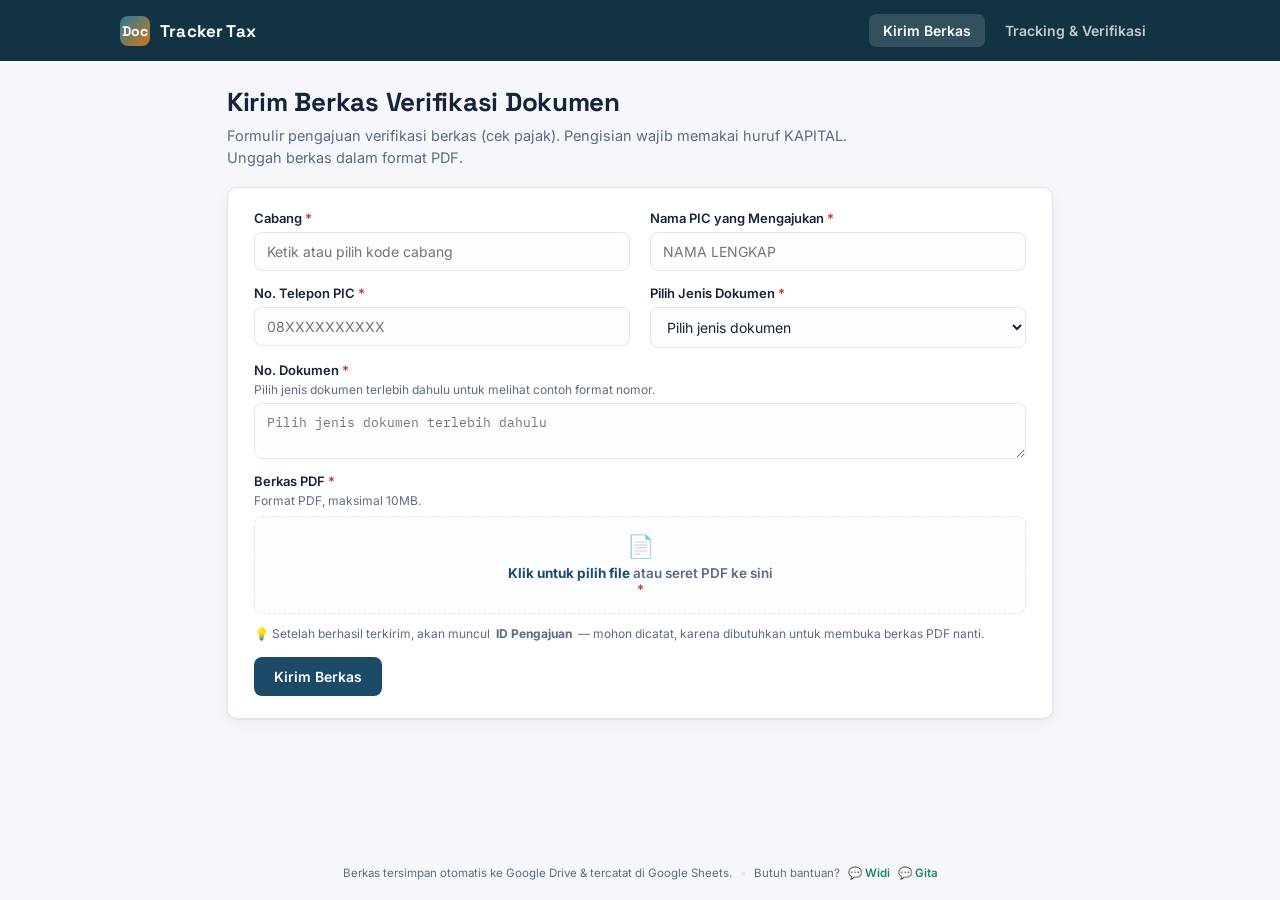
<file: index.html>
<!DOCTYPE html>
<html lang="id">
<head>
<meta charset="UTF-8">
<meta name="viewport" content="width=device-width, initial-scale=1.0">
<title>Kirim Berkas — Doc Tracker Tax</title>
<link rel="stylesheet" href="assets/style.css">
</head>
<body class="compact-form">

<div class="topbar">
  <div class="topbar-inner">
    <div class="brand"><span class="brand-mark">Doc</span> Tracker Tax</div>
    <nav class="nav-tabs">
      <a href="index.html" class="active">Kirim Berkas</a>
      <a href="tracking.html">Tracking &amp; Verifikasi</a>
    </nav>
  </div>
</div>

<div class="wrap">
  <div class="page-head">
    <h1>Kirim Berkas Verifikasi Dokumen</h1>
    <p>Formulir pengajuan verifikasi berkas (cek pajak). Pengisian wajib memakai huruf KAPITAL. Unggah berkas dalam format PDF.</p>
  </div>

  <div class="card">
    <form id="submitForm">
      <div class="form-grid">

        <div class="field required">
          <label for="cabang">Cabang</label>
          <input type="text" id="cabang" list="cabangDatalist" placeholder="Ketik atau pilih kode cabang" autocomplete="off" required>
          <datalist id="cabangDatalist"></datalist>
        </div>

        <div class="field required">
          <label for="namaPic">Nama PIC yang Mengajukan</label>
          <input type="text" id="namaPic" placeholder="NAMA LENGKAP" required>
        </div>

        <div class="field required">
          <label for="noTelpon">No. Telepon PIC</label>
          <input type="tel" id="noTelpon" placeholder="08XXXXXXXXXX" required>
        </div>

        <div class="field required">
          <label for="jenisDokumen">Pilih Jenis Dokumen</label>
          <select id="jenisDokumen" required>
            <option value="" disabled selected>Pilih jenis dokumen</option>
            <option value="NC - Aktual">NC - Aktual</option>
            <option value="Non NC - Aktual (PO, KPB, DN, Dokumen Lainnya)">Non NC - Aktual (PO, KPB, DN, Dokumen Lainnya)</option>
            <option value="LPJ">LPJ</option>
          </select>
        </div>

        <div class="field full required">
          <label for="noDokumen">No. Dokumen</label>
          <div class="hint" id="noDokumenHint">Pilih jenis dokumen terlebih dahulu untuk melihat contoh format nomor.</div>
          <textarea id="noDokumen" rows="2" placeholder="Pilih jenis dokumen terlebih dahulu" required></textarea>
        </div>

        <div class="field full required">
          <label>Berkas PDF</label>
          <div class="hint" style="margin-bottom:2px;">Format PDF, maksimal 10MB.</div>
          <label class="dropzone" id="dropzone">
            <input type="file" id="fileInput" accept="application/pdf">
            <div class="dz-icon">📄</div>
            <div class="dz-text" id="dzText"><strong>Klik untuk pilih file</strong> atau seret PDF ke sini</div>
          </label>
        </div>

      </div>

      <div style="font-size:12px; color:var(--ink-soft); margin-top:12px; display:flex; align-items:center; gap:6px;">
        💡 Setelah berhasil terkirim, akan muncul <strong>ID Pengajuan</strong> — mohon dicatat, karena dibutuhkan untuk membuka berkas PDF nanti.
      </div>

      <div class="form-actions">
        <button type="submit" class="btn btn-primary" id="submitBtn">Kirim Berkas</button>
        <span class="status-msg" id="statusMsg"></span>
      </div>

      <div id="submitResultBox" style="display:none;"></div>
    </form>
  </div>

  <div class="foot-bar">
    <span>Berkas tersimpan otomatis ke Google Drive &amp; tercatat di Google Sheets.</span>
    <span class="foot-bar-sep">•</span>
    <span>Butuh bantuan?</span>
    <a href="https://wa.me/6285709631983" target="_blank" class="foot-bar-link">💬 Widi</a>
    <a href="https://wa.me/628996423769" target="_blank" class="foot-bar-link">💬 Gita</a>
  </div>
</div>

<script src="assets/branch-config.js"></script>
<script src="assets/config.js"></script>
<script src="assets/app.js"></script>
</body>
</html>
</file>
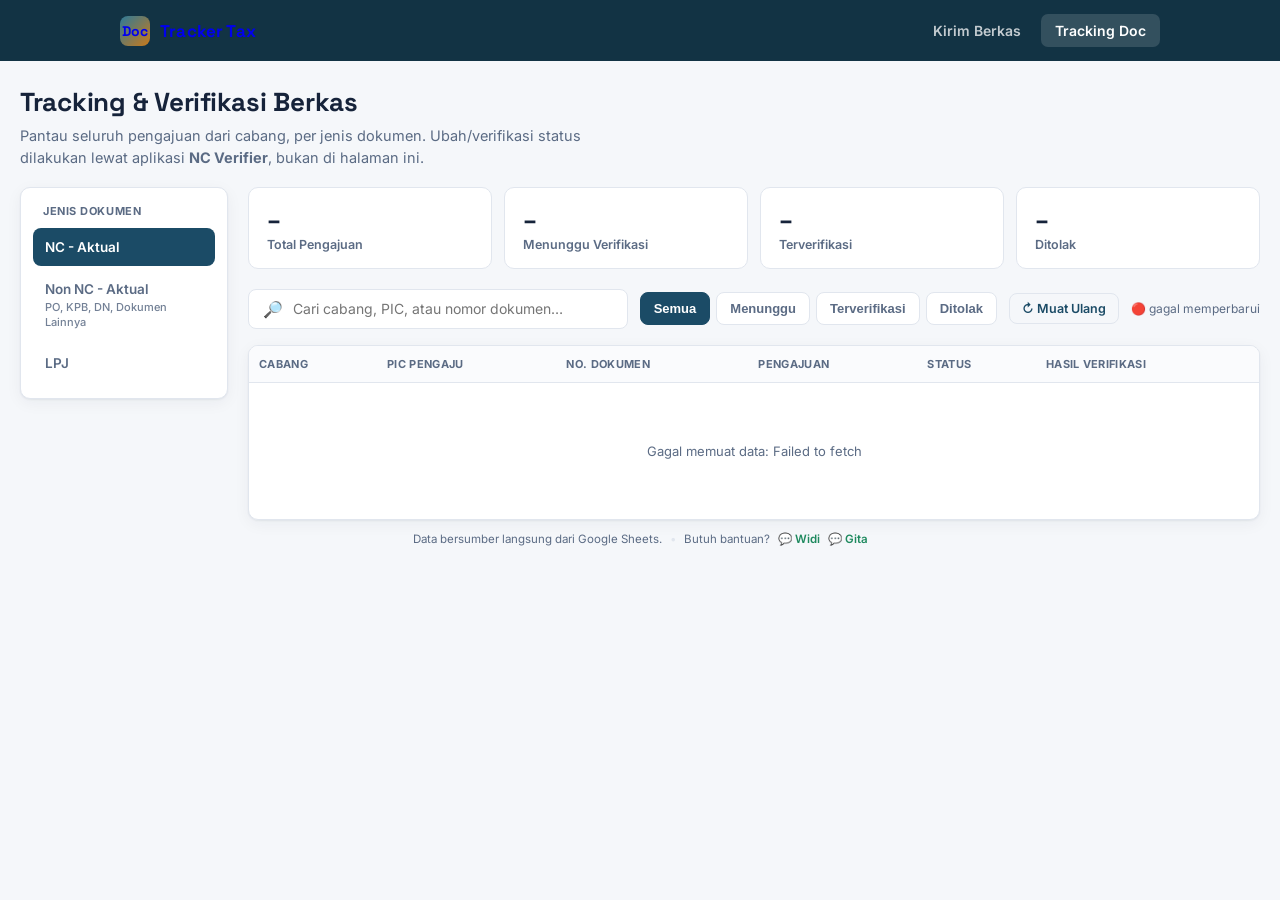
<file: tracking.html>
<!DOCTYPE html>
<html lang="id">
<head>
<meta charset="UTF-8">
<meta name="viewport" content="width=device-width, initial-scale=1.0">
<title>Tracking &amp; Verifikasi — Doc Tracker Tax</title>
<link rel="stylesheet" href="assets/style.css">
</head>
<body>

<div class="topbar">
  <div class="topbar-inner">
    <a href="index.html" class="brand" style="text-decoration:none;"><span class="brand-mark">Doc</span> Tracker Tax</a>
    <nav class="nav-tabs">
      <a href="kirim.html">Kirim Berkas</a>
      <a href="tracking.html" class="active">Tracking Doc</a>
    </nav>
  </div>
</div>

<div class="wrap wrap-wide">
  <div class="page-head">
    <h1>Tracking &amp; Verifikasi Berkas</h1>
    <p>Pantau seluruh pengajuan dari cabang, per jenis dokumen. Ubah/verifikasi status dilakukan lewat aplikasi <strong>NC Verifier</strong>, bukan di halaman ini.</p>
  </div>

  <div id="unknownJenisWarning"></div>

  <div class="dash-wrap">
    <aside class="dash-sidebar" id="dashSidebar">
      <div class="dash-sidebar-title">Jenis Dokumen</div>
      <button class="dash-menu-item active" data-jenis="NC - Aktual">NC - Aktual</button>
      <button class="dash-menu-item" data-jenis="Non NC - Aktual (PO, KPB, DN, Dokumen Lainnya)">Non NC - Aktual<span class="sub-label">PO, KPB, DN, Dokumen Lainnya</span></button>
      <button class="dash-menu-item" data-jenis="LPJ">LPJ</button>
    </aside>

    <div class="dash-content">
      <div class="stat-row" id="statRow">
        <div class="stat-card"><div class="num" id="statTotal">–</div><div class="label">Total Pengajuan</div></div>
        <div class="stat-card"><div class="num" id="statPending">–</div><div class="label">Menunggu Verifikasi</div></div>
        <div class="stat-card"><div class="num" id="statVerified">–</div><div class="label">Terverifikasi</div></div>
        <div class="stat-card"><div class="num" id="statRejected">–</div><div class="label">Ditolak</div></div>
      </div>

      <div class="toolbar">
        <div class="search-box">
          <span>🔎</span>
          <input type="text" id="searchInput" placeholder="Cari cabang, PIC, atau nomor dokumen…">
        </div>
        <div class="filter-tabs" id="filterTabs">
          <button data-filter="all" class="active">Semua</button>
          <button data-filter="Menunggu Verifikasi">Menunggu</button>
          <button data-filter="Terverifikasi">Terverifikasi</button>
          <button data-filter="Ditolak">Ditolak</button>
        </div>
        <button class="btn btn-ghost btn-sm" id="refreshBtn">↻ Muat Ulang</button>
        <span id="lastUpdated" style="font-size:12px; color:var(--ink-soft); white-space:nowrap;"></span>
      </div>

      <div class="table-wrap">
        <table>
          <thead>
            <tr>
              <th>Cabang</th>
              <th>PIC Pengaju</th>
              <th>No. Dokumen</th>
              <th>Pengajuan</th>
              <th>Status</th>
              <th>Hasil Verifikasi</th>
            </tr>
          </thead>
          <tbody id="tableBody">
            <tr><td colspan="6" class="empty-state">Memuat data…</td></tr>
          </tbody>
        </table>
      </div>
    </div>
  </div>

  <div class="foot-bar">
    <span>Data bersumber langsung dari Google Sheets.</span>
    <span class="foot-bar-sep">•</span>
    <span>Butuh bantuan?</span>
    <a href="https://wa.me/6285709631983" target="_blank" class="foot-bar-link">💬 Widi</a>
    <a href="https://wa.me/628996423769" target="_blank" class="foot-bar-link">💬 Gita</a>
  </div>
</div>

<script src="assets/branch-config.js"></script>
<script src="assets/config.js"></script>
<script src="assets/tracking.js"></script>
</body>
</html>
</file>
<file: assets/style.css>
@import url('https://fonts.googleapis.com/css2?family=Space+Grotesk:wght@500;600;700&family=Inter:wght@400;500;600;700&family=IBM+Plex+Mono:wght@500;600&display=swap');

:root {
  --bg: #F5F7FA;
  --surface: #FFFFFF;
  --ink: #16233A;
  --ink-soft: #5B6B84;
  --border: #E1E6EE;
  --primary: #1B4B66;
  --primary-dark: #123344;
  --primary-soft: #E7F0F4;
  --accent: #C97A1A;
  --accent-soft: #FBEEDD;
  --success: #1F8A5F;
  --success-soft: #E4F5EC;
  --danger: #C0392B;
  --danger-soft: #FBEAE8;
  --radius: 10px;
  --shadow: 0 1px 2px rgba(22, 35, 58, 0.06), 0 4px 16px rgba(22, 35, 58, 0.05);
}

* { box-sizing: border-box; }

body {
  margin: 0;
  background: var(--bg);
  color: var(--ink);
  font-family: 'Inter', system-ui, sans-serif;
  -webkit-font-smoothing: antialiased;
}

.wrap {
  max-width: 1080px;
  margin: 0 auto;
  padding: 0 20px 64px;
}
.wrap.wrap-wide { max-width: 1280px; }

/* ---------- Dashboard sidebar (Tracking & Verifikasi) ---------- */
.dash-wrap {
  display: flex;
  gap: 20px;
  align-items: flex-start;
}
.dash-sidebar {
  width: 208px;
  flex-shrink: 0;
  background: var(--surface);
  border: 1px solid var(--border);
  border-radius: var(--radius);
  box-shadow: var(--shadow);
  padding: 12px;
  position: sticky;
  top: 16px;
}
.dash-sidebar-title {
  font-size: 11px;
  text-transform: uppercase;
  letter-spacing: 0.05em;
  font-weight: 700;
  color: var(--ink-soft);
  padding: 4px 10px 10px;
}
.dash-menu-item {
  display: block;
  width: 100%;
  text-align: left;
  background: none;
  border: none;
  border-radius: 8px;
  padding: 10px 12px;
  font-family: inherit;
  font-size: 13.5px;
  font-weight: 600;
  color: var(--ink-soft);
  cursor: pointer;
  margin-bottom: 4px;
  line-height: 1.35;
}
.dash-menu-item:hover { background: var(--primary-soft); color: var(--primary-dark); }
.dash-menu-item.active { background: var(--primary); color: #fff; }
.dash-menu-item .sub-label {
  display: block;
  font-size: 11px;
  font-weight: 500;
  opacity: 0.85;
  margin-top: 2px;
}
.dash-content { flex: 1; min-width: 0; }

@media (max-width: 800px) {
  .dash-wrap { flex-direction: column; }
  .dash-sidebar {
    width: 100%;
    position: static;
    display: flex;
    gap: 8px;
    overflow-x: auto;
    padding: 10px;
  }
  .dash-sidebar-title { display: none; }
  .dash-menu-item { flex: 1 0 auto; margin-bottom: 0; text-align: center; white-space: nowrap; }
}

/* ---------- Topbar ---------- */
.topbar {
  background: var(--primary-dark);
  color: #fff;
}
.topbar-inner {
  max-width: 1080px;
  margin: 0 auto;
  padding: 14px 20px;
  display: flex;
  align-items: center;
  justify-content: space-between;
  gap: 16px;
  flex-wrap: wrap;
}
.brand {
  display: flex;
  align-items: center;
  gap: 10px;
  font-family: 'Space Grotesk', sans-serif;
  font-weight: 700;
  font-size: 17px;
  letter-spacing: 0.01em;
}
.brand-mark {
  width: 30px; height: 30px;
  border-radius: 8px;
  background: linear-gradient(135deg, #2D7A99, var(--accent));
  display: flex; align-items: center; justify-content: center;
  font-size: 14px; font-weight: 700;
  flex-shrink: 0;
}
.nav-tabs { display: flex; gap: 6px; }
.nav-tabs a {
  color: rgba(255,255,255,0.75);
  text-decoration: none;
  font-size: 14px;
  font-weight: 600;
  padding: 8px 14px;
  border-radius: 7px;
  transition: background 0.15s, color 0.15s;
}
.nav-tabs a:hover { color: #fff; background: rgba(255,255,255,0.08); }
.nav-tabs a.active { color: #fff; background: rgba(255,255,255,0.14); }

/* ---------- Page header ---------- */
.page-head {
  padding: 24px 0 18px;
}
.page-head h1 {
  font-family: 'Space Grotesk', sans-serif;
  font-size: 26px;
  margin: 0 0 6px;
  letter-spacing: -0.01em;
}
.page-head p {
  color: var(--ink-soft);
  margin: 0;
  font-size: 14.5px;
  max-width: 620px;
  line-height: 1.5;
}

/* ---------- Card ---------- */
.card {
  background: var(--surface);
  border: 1px solid var(--border);
  border-radius: var(--radius);
  box-shadow: var(--shadow);
  padding: 28px;
}

/* ---------- Portal landing (Akses ADH / Akses Tax) ---------- */
.portal-cards {
  display: grid;
  grid-template-columns: 1fr 1fr;
  gap: 18px;
  margin-top: 12px;
}
.portal-card {
  display: block;
  background: var(--surface);
  border: 1px solid var(--border);
  border-radius: var(--radius);
  box-shadow: var(--shadow);
  padding: 26px 22px;
  text-decoration: none;
  color: inherit;
  transition: transform 0.15s, box-shadow 0.15s, border-color 0.15s;
}
.portal-card:hover {
  transform: translateY(-2px);
  border-color: var(--primary);
  box-shadow: 0 4px 20px rgba(22, 35, 58, 0.1);
}
.portal-ic { font-size: 30px; margin-bottom: 10px; }
.portal-title {
  font-family: 'Space Grotesk', sans-serif;
  font-size: 18px;
  font-weight: 700;
  color: var(--ink);
  margin-bottom: 6px;
}
.portal-desc {
  font-size: 13px;
  color: var(--ink-soft);
  line-height: 1.55;
  min-height: 58px;
}
.portal-cta {
  margin-top: 14px;
  font-size: 13px;
  font-weight: 700;
  color: var(--primary);
}
@media (max-width: 620px) {
  .portal-cards { grid-template-columns: 1fr; }
}

/* ---------- Form ---------- */
.form-grid {
  display: grid;
  grid-template-columns: 1fr 1fr;
  gap: 18px 20px;
}
.field { display: flex; flex-direction: column; gap: 6px; }
.field.full { grid-column: 1 / -1; }
.field label {
  font-size: 13px;
  font-weight: 600;
  color: var(--ink);
}
.field .hint {
  font-size: 12px;
  color: var(--ink-soft);
  margin-top: -2px;
}
.field input[type=text],
.field input[type=tel],
.field select,
.field textarea {
  border: 1px solid var(--border);
  border-radius: 8px;
  padding: 10px 12px;
  font-size: 14px;
  font-family: inherit;
  color: var(--ink);
  background: #FCFDFE;
  transition: border-color 0.15s, box-shadow 0.15s;
}
.field textarea { resize: vertical; min-height: 76px; font-family: 'IBM Plex Mono', monospace; font-size: 13px; }
.field input:focus, .field select:focus, .field textarea:focus {
  outline: none;
  border-color: var(--primary);
  box-shadow: 0 0 0 3px var(--primary-soft);
}
.field.required label::after { content: ' *'; color: var(--danger); }

/* file dropzone */
.dropzone {
  border: 1.5px dashed var(--border);
  border-radius: 8px;
  padding: 22px;
  text-align: center;
  cursor: pointer;
  background: #FCFDFE;
  transition: border-color 0.15s, background 0.15s;
}
.dropzone:hover, .dropzone.drag { border-color: var(--primary); background: var(--primary-soft); }
.dropzone input[type=file] { display: none; }
.dropzone .dz-icon { font-size: 22px; margin-bottom: 6px; }
.dropzone .dz-text { font-size: 13.5px; color: var(--ink-soft); }
.dropzone .dz-text strong { color: var(--primary); }
.dropzone .dz-file { font-size: 13.5px; font-weight: 600; color: var(--success); }

.btn {
  border: none;
  border-radius: 8px;
  font-family: inherit;
  font-weight: 600;
  font-size: 14px;
  padding: 11px 20px;
  cursor: pointer;
  transition: transform 0.08s, opacity 0.15s, background 0.15s;
  display: inline-flex;
  align-items: center;
  gap: 8px;
}
.btn:active { transform: scale(0.98); }
.btn-primary { background: var(--primary); color: #fff; }
.btn-primary:hover { background: var(--primary-dark); }
.btn-primary:disabled { opacity: 0.55; cursor: not-allowed; }
.btn-ghost { background: transparent; color: var(--primary); border: 1px solid var(--border); }
.btn-ghost:hover { background: var(--primary-soft); }
.btn-sm { padding: 7px 12px; font-size: 12.5px; }

.form-actions { margin-top: 22px; display: flex; align-items: center; gap: 14px; }

.status-msg { font-size: 13.5px; font-weight: 600; }
.status-msg.ok { color: var(--success); }
.status-msg.err { color: var(--danger); }

/* ---------- Branch badge ---------- */
.badge-cabang {
  display: inline-flex;
  align-items: center;
  justify-content: center;
  min-width: 38px;
  padding: 3px 6px;
  border-radius: 6px;
  background: var(--primary-soft);
  color: var(--primary-dark);
  font-family: 'IBM Plex Mono', monospace;
  font-weight: 600;
  font-size: 12.5px;
  letter-spacing: 0.04em;
  border: 1px solid #CFE0E7;
}

/* ---------- Status pill ---------- */
.pill {
  display: inline-flex;
  align-items: center;
  gap: 6px;
  padding: 4px 10px;
  border-radius: 999px;
  font-size: 12px;
  font-weight: 600;
  white-space: nowrap;
}
.pill::before { content: ''; width: 6px; height: 6px; border-radius: 50%; }
.pill.pending { background: var(--accent-soft); color: var(--accent); }
.pill.pending::before { background: var(--accent); }
.pill.verified { background: var(--success-soft); color: var(--success); }
.pill.verified::before { background: var(--success); }
.pill.rejected { background: var(--danger-soft); color: var(--danger); }
.pill.rejected::before { background: var(--danger); }

/* ---------- Toolbar (tracking page) ---------- */
.toolbar {
  display: flex;
  gap: 12px;
  flex-wrap: wrap;
  align-items: center;
  justify-content: space-between;
  margin-bottom: 16px;
}
.search-box {
  flex: 1;
  min-width: 220px;
  display: flex;
  align-items: center;
  gap: 8px;
  background: var(--surface);
  border: 1px solid var(--border);
  border-radius: 8px;
  padding: 9px 14px;
}
.search-box input {
  border: none; outline: none; font-size: 14px; width: 100%; font-family: inherit; background: transparent;
}
.filter-tabs { display: flex; gap: 6px; }
.filter-tabs button {
  border: 1px solid var(--border);
  background: var(--surface);
  color: var(--ink-soft);
  font-size: 13px;
  font-weight: 600;
  padding: 8px 13px;
  border-radius: 8px;
  cursor: pointer;
}
.filter-tabs button.active { background: var(--primary); border-color: var(--primary); color: #fff; }

.stat-row {
  display: grid;
  grid-template-columns: repeat(4, 1fr);
  gap: 12px;
  margin-bottom: 20px;
}
.stat-card {
  background: var(--surface);
  border: 1px solid var(--border);
  border-radius: var(--radius);
  padding: 16px 18px;
}
.stat-card .num { font-family: 'Space Grotesk', sans-serif; font-size: 24px; font-weight: 700; }
.stat-card .label { font-size: 12.5px; color: var(--ink-soft); font-weight: 600; margin-top: 2px; }

/* ---------- Table ---------- */
.table-wrap {
  background: var(--surface);
  border: 1px solid var(--border);
  border-radius: var(--radius);
  overflow: hidden;
  box-shadow: var(--shadow);
}
table { width: 100%; border-collapse: collapse; font-size: 13px; table-layout: auto; }
thead th {
  text-align: left;
  font-size: 11px;
  text-transform: uppercase;
  letter-spacing: 0.03em;
  color: var(--ink-soft);
  padding: 11px 10px;
  background: #FAFBFD;
  border-bottom: 1px solid var(--border);
  white-space: nowrap;
}
tbody td {
  padding: 12px 10px;
  border-bottom: 1px solid var(--border);
  vertical-align: middle;
  overflow: hidden;
}
tbody tr:last-child td { border-bottom: none; }
tbody tr:hover { background: #FAFBFD; }
.cell-pic { display: flex; flex-direction: column; gap: 2px; }
.cell-pic .name { font-weight: 600; }
.name-truncate {
  display: block;
  max-width: 100%;
  overflow: hidden;
  text-overflow: ellipsis;
  white-space: nowrap;
}
.cell-pic .phone { font-size: 12px; color: var(--ink-soft); }
.cell-nc { font-family: 'IBM Plex Mono', monospace; font-size: 12px; white-space: nowrap; overflow: hidden; text-overflow: ellipsis; max-width: 130px; color: var(--ink-soft); }
.cell-id { font-family: 'IBM Plex Mono', monospace; font-size: 11.5px; color: var(--ink-soft); }
.link-inline { color: var(--primary); font-weight: 600; font-size: 13px; text-decoration: none; }
.link-inline:hover { text-decoration: underline; }
.link-inline-btn {
  color: var(--primary); font-weight: 600; font-size: 13px; text-decoration: none;
  background: none; border: none; padding: 0; cursor: pointer; font-family: inherit;
}
.link-inline-btn:hover { text-decoration: underline; }
.empty-state { text-align: center; padding: 60px 20px; color: var(--ink-soft); }
.empty-state .em-icon { font-size: 30px; margin-bottom: 10px; }

/* ---------- Modal ---------- */
.modal-overlay {
  position: fixed; inset: 0; background: rgba(18, 51, 68, 0.45);
  display: none; align-items: center; justify-content: center; padding: 20px; z-index: 50;
}
.modal-overlay.open { display: flex; }
.modal {
  background: var(--surface); border-radius: var(--radius);
  max-width: 480px; width: 100%; padding: 26px;
  box-shadow: 0 12px 40px rgba(0,0,0,0.2);
}
.modal h3 { font-family: 'Space Grotesk', sans-serif; margin: 0 0 4px; font-size: 18px; }
.modal .sub { color: var(--ink-soft); font-size: 13px; margin: 0 0 18px; }
.modal-actions { display: flex; justify-content: flex-end; gap: 10px; margin-top: 20px; }

footer.foot {
  text-align: center;
  color: var(--ink-soft);
  font-size: 12.5px;
  padding: 32px 20px 0;
}

/* ---------- Mode padat: halaman Kirim Berkas, dipadatkan JARAKNYA saja
   (bukan ukuran font) supaya tetap konsisten & nyaman dibaca seperti halaman Tracking ---------- */
body.compact-form {
  height: 100vh;
  overflow: auto; /* tetap bisa scroll sebagai cadangan kalau layar sangat pendek */
  display: flex;
  flex-direction: column;
}
body.compact-form .wrap { padding-bottom: 16px; flex: 1; display: flex; flex-direction: column; }
body.compact-form .card { padding: 22px 26px; }
body.compact-form .form-grid { gap: 14px 20px; }
body.compact-form textarea { min-height: 56px; }
body.compact-form .dropzone { padding: 16px; }
body.compact-form .form-actions { margin-top: 16px; }

.foot-bar {
  margin-top: auto;
  padding: 12px 0 4px;
  display: flex;
  align-items: center;
  justify-content: center;
  gap: 8px;
  flex-wrap: wrap;
  font-size: 11.5px;
  color: var(--ink-soft);
  text-align: center;
}
.foot-bar-sep { color: var(--border); }
.foot-bar-link {
  color: var(--success);
  text-decoration: none;
  font-weight: 600;
}
.foot-bar-link:hover { text-decoration: underline; }

.warning-banner {
  background: var(--accent-soft);
  border: 1px solid #EFCB98;
  color: #8A5A0F;
  border-radius: var(--radius);
  padding: 12px 16px;
  font-size: 13px;
  line-height: 1.6;
  margin-bottom: 16px;
}
.warning-banner em { font-style: normal; font-weight: 600; }

@media (max-width: 700px) {
  .form-grid { grid-template-columns: 1fr; }
  .stat-row { grid-template-columns: 1fr 1fr; }
  .table-wrap { overflow-x: auto; }
  table { min-width: 640px; table-layout: auto; }
}
</file>
